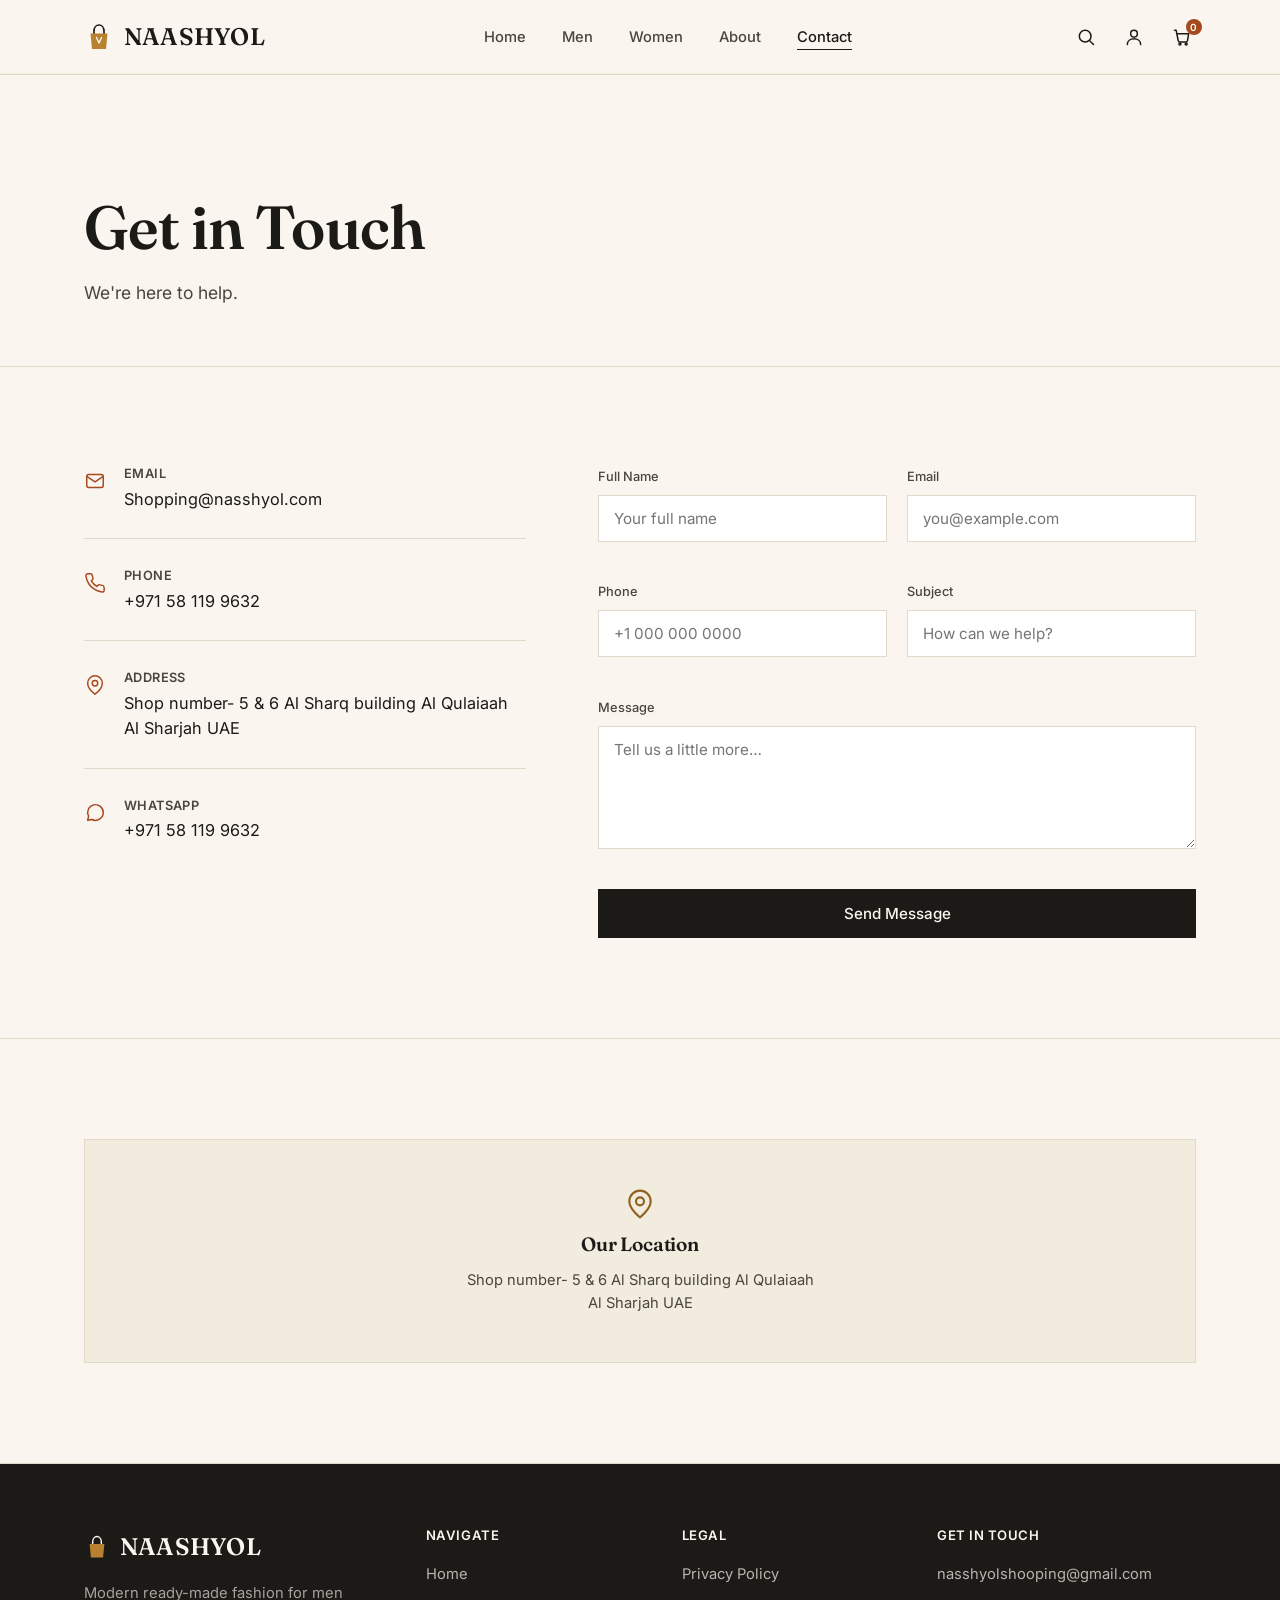
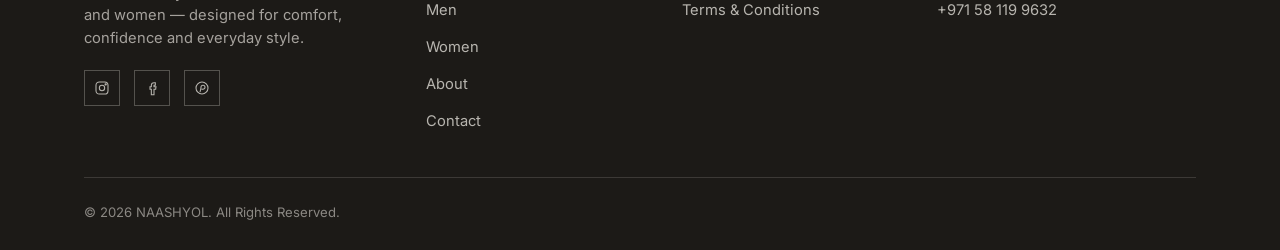
<file: contact.html>
<!DOCTYPE html>
<html lang="en">
<head>
<meta charset="UTF-8">
<meta name="viewport" content="width=device-width, initial-scale=1.0">
<title>Contact Us — NAASHYOL</title>
<meta name="description" content="Get in touch with NAASHYOL — questions about orders, sizing or anything else.">
<link rel="stylesheet" href="css/style.css">
</head>
<body>

<!-- ============ HEADER ============ -->
<header class="site-header">
  <div class="header-inner">
    <a href="index.html" class="logo" aria-label="NAASHYOL home">
      <svg viewBox="0 0 30 30" fill="none" xmlns="http://www.w3.org/2000/svg">
        <path d="M10 11.5V9.2C10 5.6 12.2 3 15 3C17.8 3 20 5.6 20 9.2V11.5" stroke="#1c1a17" stroke-width="1.7" stroke-linecap="round"/>
        <path d="M6.5 11.5H23.5L22 27H8L6.5 11.5Z" fill="#b9812f"/>
        <path d="M12.5 15.5L15 21L17.5 15.5" stroke="#faf6ef" stroke-width="1.4" stroke-linecap="round" stroke-linejoin="round"/>
      </svg>
      <span class="logo-word">NAASHYOL</span>
    </a>

    <nav class="main-nav" aria-label="Primary">
      <ul>
        <li><a href="index.html">Home</a></li>
        <li><a href="men.html">Men</a></li>
        <li><a href="women.html">Women</a></li>
        <li><a href="about.html">About</a></li>
        <li><a href="contact.html" class="active">Contact</a></li>
      </ul>
    </nav>

    <div class="header-icons">
      <button class="icon-btn" data-search-toggle aria-label="Search">
        <svg viewBox="0 0 24 24" fill="none" stroke="currentColor" stroke-width="1.8" stroke-linecap="round"><circle cx="11" cy="11" r="7"/><path d="M21 21l-4.3-4.3"/></svg>
      </button>
      <button class="icon-btn" data-placeholder aria-label="Account login">
        <svg viewBox="0 0 24 24" fill="none" stroke="currentColor" stroke-width="1.8" stroke-linecap="round"><circle cx="12" cy="8" r="4"/><path d="M4 21c0-4.4 3.6-7 8-7s8 2.6 8 7"/></svg>
      </button>
      <button class="icon-btn" data-placeholder aria-label="Shopping cart">
        <svg viewBox="0 0 24 24" fill="none" stroke="currentColor" stroke-width="1.8" stroke-linecap="round" stroke-linejoin="round"><path d="M3 4h2l2.4 12.2a2 2 0 0 0 2 1.8h7.2a2 2 0 0 0 2-1.6L20 8H6"/><circle cx="9.5" cy="20.5" r="1.2"/><circle cx="17" cy="20.5" r="1.2"/></svg>
        <span class="cart-count">0</span>
      </button>
    </div>

    <button class="nav-toggle" aria-label="Toggle menu" aria-expanded="false">
      <svg viewBox="0 0 24 24" fill="none" stroke="currentColor" stroke-width="1.8" stroke-linecap="round"><path d="M3 6h18M3 12h18M3 18h18"/></svg>
    </button>
  </div>

  <div class="search-panel">
    <div class="search-panel-inner">
      <input type="text" placeholder="Search for products…" aria-label="Search products">
    </div>
  </div>
</header>

<!-- ============ PAGE HERO ============ -->
<section class="page-hero">
  <div class="container">
    <h1>Get in Touch</h1>
    <p>We're here to help.</p>
  </div>
</section>

<!-- ============ CONTACT ============ -->
<section class="section" id="contact">
  <div class="container">
    <div class="contact-layout">

      <div class="contact-info-list">
        <div class="contact-info-item">
          <svg viewBox="0 0 24 24" fill="none" stroke="currentColor" stroke-width="1.6" stroke-linecap="round" stroke-linejoin="round"><rect x="3" y="5" width="18" height="14" rx="2"/><path d="m3 7 9 6 9-6"/></svg>
          <div>
            <h4>EMAIL</h4>
            <p>Shopping@nasshyol.com</p>
          </div>
        </div>
        <div class="contact-info-item">
          <svg viewBox="0 0 24 24" fill="none" stroke="currentColor" stroke-width="1.6" stroke-linecap="round" stroke-linejoin="round"><path d="M22 16.9v3a2 2 0 0 1-2.2 2 19.8 19.8 0 0 1-8.6-3.1 19.5 19.5 0 0 1-6-6A19.8 19.8 0 0 1 2.1 4.2 2 2 0 0 1 4.1 2h3a2 2 0 0 1 2 1.7c.1.9.3 1.8.6 2.7a2 2 0 0 1-.5 2.1L8 9.7a16 16 0 0 0 6 6l1.2-1.2a2 2 0 0 1 2.1-.5c.9.3 1.8.5 2.7.6a2 2 0 0 1 1.7 2Z"/></svg>
          <div>
            <h4>PHONE</h4>
            <p>+971 58 119 9632</p>
          </div>
        </div>
        <div class="contact-info-item">
          <svg viewBox="0 0 24 24" fill="none" stroke="currentColor" stroke-width="1.6" stroke-linecap="round" stroke-linejoin="round"><path d="M20 10c0 6-8 12-8 12s-8-6-8-12a8 8 0 0 1 16 0Z"/><circle cx="12" cy="10" r="3"/></svg>
          <div>
            <h4>ADDRESS</h4>
            <p>      Shop number- 5 & 6 
Al Sharq building 
Al Qulaiaah
Al Sharjah 
UAE </p>
          </div>
        </div>
        <div class="contact-info-item">
          <svg viewBox="0 0 24 24" fill="none" stroke="currentColor" stroke-width="1.6" stroke-linecap="round" stroke-linejoin="round"><path d="M21 11.5a8.5 8.5 0 0 1-12.3 7.6L4 20l1-4.6A8.5 8.5 0 1 1 21 11.5Z"/></svg>
          <div>
            <h4>WHATSAPP</h4>
            <p>+971 58 119 9632</p>
          </div>
        </div>
      </div>

      <div>
        <form class="contact-form" id="contact-form" novalidate>
          <div class="form-row">
            <div class="field">
              <label for="name">Full Name</label>
              <input type="text" id="name" name="name" placeholder="Your full name">
              <span class="field-error"></span>
            </div>
            <div class="field">
              <label for="email">Email</label>
              <input type="email" id="email" name="email" placeholder="you@example.com">
              <span class="field-error"></span>
            </div>
          </div>
          <div class="form-row">
            <div class="field">
              <label for="phone">Phone</label>
              <input type="tel" id="phone" name="phone" placeholder="+1 000 000 0000">
              <span class="field-error"></span>
            </div>
            <div class="field">
              <label for="subject">Subject</label>
              <input type="text" id="subject" name="subject" placeholder="How can we help?">
              <span class="field-error"></span>
            </div>
          </div>
          <div class="field">
            <label for="message">Message</label>
            <textarea id="message" name="message" rows="5" placeholder="Tell us a little more…"></textarea>
            <span class="field-error"></span>
          </div>
          <button type="submit" class="btn btn-block">Send Message</button>

          <div class="form-success" role="status">
            <svg viewBox="0 0 24 24" fill="none" stroke="currentColor" stroke-width="2" stroke-linecap="round" stroke-linejoin="round"><path d="M20 6 9 17l-5-5"/></svg>
            <span>Thank you! Your message has been received.</span>
          </div>
        </form>
      </div>

    </div>
  </div>
</section>

<!-- ============ MAP ============ -->
<section class="section" id="map">
  <div class="container">
    <div class="map-card">
      <svg viewBox="0 0 24 24" fill="none" stroke="currentColor" stroke-width="1.6" stroke-linecap="round" stroke-linejoin="round"><path d="M20 10c0 6-8 12-8 12s-8-6-8-12a8 8 0 0 1 16 0Z"/><circle cx="12" cy="10" r="3"/></svg>
      <h3>Our Location</h3>
      <p>Shop number- 5 & 6 
Al Sharq building 
Al Qulaiaah
Al Sharjah 
UAE </p>
    </div>
  </div>
</section>

<!-- ============ FOOTER ============ -->
<footer class="site-footer">
  <div class="container">
    <div class="footer-grid">
      <div class="footer-col">
        <div class="footer-brand">
          <svg viewBox="0 0 30 30" fill="none" xmlns="http://www.w3.org/2000/svg">
            <path d="M10 11.5V9.2C10 5.6 12.2 3 15 3C17.8 3 20 5.6 20 9.2V11.5" stroke="#faf6ef" stroke-width="1.7" stroke-linecap="round"/>
            <path d="M6.5 11.5H23.5L22 27H8L6.5 11.5Z" fill="#b9812f"/>
          </svg>
          <span class="logo-word">NAASHYOL</span>
        </div>
        <p class="dim">Modern ready-made fashion for men and women — designed for comfort, confidence and everyday style.</p>
        <div class="footer-social">
          <a href="#" data-placeholder aria-label="Instagram"><svg viewBox="0 0 24 24" fill="none" stroke="currentColor" stroke-width="1.6"><rect x="3" y="3" width="18" height="18" rx="5"/><circle cx="12" cy="12" r="4"/><circle cx="17.5" cy="6.5" r="1"/></svg></a>
          <a href="#" data-placeholder aria-label="Facebook"><svg viewBox="0 0 24 24" fill="none" stroke="currentColor" stroke-width="1.6"><path d="M15 8h2V4h-2a4 4 0 0 0-4 4v2H9v4h2v8h4v-8h2.5l.5-4H15V8Z"/></svg></a>
          <a href="#" data-placeholder aria-label="Pinterest"><svg viewBox="0 0 24 24" fill="none" stroke="currentColor" stroke-width="1.6"><circle cx="12" cy="12" r="9"/><path d="M9 18c1-3 1.5-5.5 1.5-7a3 3 0 1 1 3 3c-1 0-1.7-.4-2-1"/></svg></a>
        </div>
      </div>
      <div class="footer-col">
        <h4>NAVIGATE</h4>
        <ul>
          <li><a href="index.html">Home</a></li>
          <li><a href="men.html">Men</a></li>
          <li><a href="women.html">Women</a></li>
          <li><a href="about.html">About</a></li>
          <li><a href="contact.html">Contact</a></li>
        </ul>
      </div>
      <div class="footer-col">
        <h4>LEGAL</h4>
        <ul>
          <li><a href="#" data-placeholder>Privacy Policy</a></li>
          <li><a href="#" data-placeholder>Terms &amp; Conditions</a></li>
        </ul>
      </div>
      <div class="footer-col">
        <h4>GET IN TOUCH</h4>
        <ul>
          <li><a href="mailto:hello@naashyol.com">nasshyolshooping@gmail.com</a></li>
          <li><a href="tel:+10000000000">+971 58 119 9632</a></li>
        </ul>
      </div>
    </div>
    <div class="footer-bottom">
      <span>© 2026 NAASHYOL. All Rights Reserved.</span>
   
    </div>
  </div>
</footer>

<div class="toast" role="status" aria-live="polite">
  <svg viewBox="0 0 24 24" fill="none" stroke="currentColor" stroke-width="2" stroke-linecap="round" stroke-linejoin="round"><path d="M20 6 9 17l-5-5"/></svg>
  <span>Product added to cart!</span>
</div>

<script src="js/main.js"></script>
</body>
</html>
</file>
<file: css/style.css>
/* ============================================================
   NAASHYOL — Fashion E-commerce Demo
   Design tokens
   ============================================================ */

@import url('https://fonts.googleapis.com/css2?family=Fraunces:ital,opsz,wght@0,9..144,400;0,9..144,500;0,9..144,600;0,9..144,700;1,9..144,500&family=Inter:wght@400;500;600&display=swap');

:root{
  --ink:        #1c1a17;
  --ink-soft:   #4a453e;
  --paper:      #faf6ef;
  --paper-dim:  #f2ecdf;
  --gold:       #b9812f;
  --gold-deep:  #8f631f;
  --rust:       #a6491f;
  --line:       #e2d9c8;
  --white:      #ffffff;

  --serif: 'Fraunces', Georgia, serif;
  --sans:  'Inter', -apple-system, BlinkMacSystemFont, 'Segoe UI', sans-serif;

  --max: 1240px;
  --gutter: clamp(20px, 5vw, 64px);
}

*, *::before, *::after{ box-sizing: border-box; }

html{ scroll-behavior: smooth; }

body{
  margin:0;
  font-family: var(--sans);
  color: var(--ink);
  background: var(--paper);
  -webkit-font-smoothing: antialiased;
  line-height: 1.55;
}

img{ max-width:100%; display:block; }

a{ color: inherit; text-decoration: none; }

ul{ list-style: none; margin:0; padding:0; }

button{ font-family: inherit; cursor:pointer; }

.container{
  max-width: var(--max);
  margin: 0 auto;
  padding: 0 var(--gutter);
}

h1, h2, h3, h4{
  font-family: var(--serif);
  font-weight: 600;
  line-height: 1.08;
  margin: 0;
  letter-spacing: -0.01em;
}

p{ margin: 0; }

@media (prefers-reduced-motion: reduce){
  *{ animation-duration: 0.001ms !important; animation-iteration-count: 1 !important; transition-duration: 0.001ms !important; scroll-behavior: auto !important; }
}

:focus-visible{
  outline: 2px solid var(--rust);
  outline-offset: 3px;
}

/* ---------------- Buttons ---------------- */

.btn{
  display: inline-flex;
  align-items: center;
  gap: 10px;
  padding: 14px 30px;
  font-size: 0.95rem;
  font-weight: 500;
  border: 1px solid var(--ink);
  background: var(--ink);
  color: var(--paper);
  transition: background 0.25s ease, color 0.25s ease, border-color 0.25s ease;
  white-space: nowrap;
}
.btn:hover{ background: var(--rust); border-color: var(--rust); color: var(--white); }

.btn-outline{
  background: transparent;
  color: var(--ink);
  border: 1px solid var(--ink);
}
.btn-outline:hover{ background: var(--ink); color: var(--paper); }

.btn-block{ width: 100%; justify-content: center; }

/* ---------------- Header ---------------- */

.site-header{
  position: sticky;
  top: 0;
  z-index: 100;
  background: rgba(250, 246, 239, 0.92);
  backdrop-filter: blur(10px);
  border-bottom: 1px solid var(--line);
}

.header-inner{
  display: flex;
  align-items: center;
  justify-content: space-between;
  padding: 18px var(--gutter);
  max-width: var(--max);
  margin: 0 auto;
  gap: 24px;
}

.logo{
  display: flex;
  align-items: center;
  gap: 10px;
  flex-shrink: 0;
}
.logo svg{ height: 30px; width: auto; }
.logo-word{
  font-family: var(--serif);
  font-size: 1.5rem;
  font-weight: 600;
  letter-spacing: 0.01em;
  color: var(--ink);
}

.main-nav ul{
  display: flex;
  gap: 36px;
}
.main-nav a{
  font-size: 0.92rem;
  font-weight: 500;
  color: var(--ink-soft);
  position: relative;
  padding-bottom: 4px;
}
.main-nav a::after{
  content: "";
  position: absolute;
  left: 0; right: 100%;
  bottom: 0;
  height: 1px;
  background: var(--rust);
  transition: right 0.25s ease;
}
.main-nav a:hover{ color: var(--ink); }
.main-nav a:hover::after{ right: 0; }
.main-nav a.active{ color: var(--ink); }
.main-nav a.active::after{ right: 0; background: var(--ink); }

.header-icons{
  display: flex;
  align-items: center;
  gap: 20px;
  flex-shrink: 0;
}
.icon-btn{
  background: none;
  border: none;
  color: var(--ink);
  display: flex;
  align-items: center;
  position: relative;
  padding: 4px;
}
.icon-btn svg{ width: 20px; height: 20px; }
.cart-count{
  position: absolute;
  top: -4px; right: -6px;
  background: var(--rust);
  color: var(--white);
  font-size: 0.62rem;
  font-weight: 600;
  width: 16px; height: 16px;
  border-radius: 50%;
  display: flex; align-items: center; justify-content: center;
}

.nav-toggle{
  display: none;
  background: none;
  border: none;
  color: var(--ink);
  padding: 4px;
}
.nav-toggle svg{ width: 24px; height: 24px; }

/* Search overlay */
.search-panel{
  max-height: 0;
  overflow: hidden;
  border-bottom: 1px solid transparent;
  transition: max-height 0.3s ease, border-color 0.3s ease;
  background: var(--paper-dim);
}
.search-panel.open{
  max-height: 90px;
  border-color: var(--line);
}
.search-panel-inner{
  max-width: var(--max);
  margin: 0 auto;
  padding: 18px var(--gutter);
  display: flex;
  gap: 12px;
}
.search-panel input{
  flex: 1;
  padding: 12px 16px;
  border: 1px solid var(--line);
  background: var(--white);
  font-family: inherit;
  font-size: 0.95rem;
}
.search-panel input:focus{ border-color: var(--gold); }

/* ---------------- Hero ---------------- */

.hero{
  display: grid;
  grid-template-columns: 1.05fr 0.95fr;
  align-items: stretch;
  border-bottom: 1px solid var(--line);
}
.hero-copy{
  display: flex;
  flex-direction: column;
  justify-content: center;
  padding: clamp(48px, 8vw, 96px) var(--gutter);
  gap: 26px;
}
.hero-eyebrow{
  font-family: var(--serif);
  font-style: italic;
  font-size: 1.05rem;
  color: var(--gold-deep);
}
.hero-copy h1{
  font-size: clamp(2.6rem, 5vw, 4.2rem);
  max-width: 11ch;
}
.hero-copy p{
  max-width: 42ch;
  color: var(--ink-soft);
  font-size: 1.05rem;
}
.hero-actions{
  display: flex;
  gap: 16px;
  flex-wrap: wrap;
  margin-top: 6px;
}
.hero-image{
  position: relative;
  overflow: hidden;
  min-height: 420px;
  background: var(--ink);
}
.hero-image img{
  width: 100%; height: 100%;
  object-fit: cover;
  position: absolute; inset: 0;
}

/* ---------------- Section scaffolding ---------------- */

.section{
  padding: clamp(56px, 8vw, 100px) 0;
  border-bottom: 1px solid var(--line);
}
.section-head{
  display: flex;
  justify-content: space-between;
  align-items: flex-end;
  gap: 24px;
  margin-bottom: 42px;
  flex-wrap: wrap;
}
.section-head h2{
  font-size: clamp(1.9rem, 3vw, 2.5rem);
}
.section-head .lede{
  max-width: 40ch;
  color: var(--ink-soft);
}
.section-num{
  font-family: var(--serif);
  font-style: italic;
  color: var(--gold-deep);
  font-size: 1.05rem;
}

/* ---------------- Product grid ---------------- */

.product-grid{
  display: grid;
  grid-template-columns: repeat(3, 1fr);
  gap: 1px;
  background: var(--line);
  border: 1px solid var(--line);
}
.product-card{
  background: var(--paper);
  display: flex;
  flex-direction: column;
}
.product-media{
  position: relative;
  aspect-ratio: 4/5;
  overflow: hidden;
  background: var(--paper-dim);
}
.product-media img{
  width: 100%; height: 100%;
  object-fit: cover;
  transition: transform 0.5s ease;
}
.product-card:hover .product-media img{ transform: scale(1.04); }
.product-tag{
  position: absolute;
  top: 14px; left: 14px;
  background: var(--paper);
  color: var(--ink);
  font-size: 0.68rem;
  font-weight: 600;
  letter-spacing: 0.03em;
  padding: 5px 10px;
}
.product-body{
  padding: 22px;
  display: flex;
  flex-direction: column;
  gap: 6px;
  flex: 1;
}
.product-cat{
  font-size: 0.78rem;
  color: var(--gold-deep);
  font-weight: 500;
}
.product-body h3{
  font-size: 1.15rem;
  font-weight: 500;
}
.product-price{
  font-family: var(--serif);
  font-size: 1.15rem;
  margin-top: 2px;
}
.product-add{
  margin-top: 14px;
  padding: 12px 0;
  background: transparent;
  border: 1px solid var(--ink);
  color: var(--ink);
  font-size: 0.85rem;
  font-weight: 500;
  transition: background 0.25s ease, color 0.25s ease;
}
.product-add:hover{ background: var(--ink); color: var(--paper); }

/* ---------------- Category cards ---------------- */

.category-grid{
  display: grid;
  grid-template-columns: repeat(3, 1fr);
  gap: var(--gutter);
}
.category-card{
  position: relative;
  aspect-ratio: 3/4;
  overflow: hidden;
  display: flex;
  align-items: flex-end;
}
.category-card img{
  position: absolute; inset:0;
  width: 100%; height: 100%;
  object-fit: cover;
  transition: transform 0.5s ease;
}
.category-card:hover img{ transform: scale(1.05); }
.category-card::before{
  content:"";
  position:absolute; inset:0;
  background: linear-gradient(180deg, rgba(28,26,23,0) 40%, rgba(28,26,23,0.78) 100%);
}
.category-body{
  position: relative;
  padding: 28px;
  color: var(--white);
  display: flex;
  flex-direction: column;
  gap: 14px;
}
.category-body h3{
  font-size: 1.5rem;
  color: var(--white);
}
.category-body .btn{
  border-color: var(--white);
  background: transparent;
  color: var(--white);
  align-self: flex-start;
}
.category-body .btn:hover{ background: var(--white); color: var(--ink); }

/* ---------------- Why choose us ---------------- */

.benefit-grid{
  display: grid;
  grid-template-columns: repeat(4, 1fr);
  gap: 0;
  border-top: 1px solid var(--line);
}
.benefit{
  padding: 34px 28px;
  border-right: 1px solid var(--line);
  border-bottom: 1px solid var(--line);
}
.benefit:last-child{ border-right: none; }
.benefit-icon{
  width: 36px; height: 36px;
  margin-bottom: 18px;
  color: var(--rust);
}
.benefit h3{
  font-size: 1.05rem;
  font-weight: 600;
  margin-bottom: 8px;
}
.benefit p{
  color: var(--ink-soft);
  font-size: 0.92rem;
}

/* ---------------- Brand strip ---------------- */

.brand-strip{
  display: grid;
  grid-template-columns: 1fr 1fr;
  align-items: center;
  gap: 60px;
}
.brand-strip .lede{ max-width: 46ch; }
.brand-strip-copy{
  display: flex;
  flex-direction: column;
  gap: 22px;
}
.brand-strip-copy h2{ font-size: clamp(2rem, 3.4vw, 2.7rem); max-width: 12ch; }
.brand-strip-copy p{ color: var(--ink-soft); font-size: 1.02rem; max-width: 44ch; }
.brand-strip-copy .btn{ align-self: flex-start; }
.brand-strip-image{
  aspect-ratio: 4/3;
  overflow: hidden;
}
.brand-strip-image img{ width:100%; height:100%; object-fit:cover; }

/* ---------------- Footer ---------------- */

.site-footer{
  background: var(--ink);
  color: var(--paper-dim);
  padding: 64px 0 28px;
}
.footer-grid{
  display: grid;
  grid-template-columns: 1.4fr 1fr 1fr 1.2fr;
  gap: 40px;
  padding-bottom: 44px;
  border-bottom: 1px solid rgba(250,246,239,0.14);
}
.footer-brand{
  display: flex;
  align-items: center;
  gap: 10px;
  margin-bottom: 16px;
}
.footer-brand svg{ height: 26px; width: auto; }
.footer-brand .logo-word{ color: var(--paper); }
.footer-col p.dim{
  color: rgba(250,246,239,0.62);
  font-size: 0.92rem;
  max-width: 32ch;
}
.footer-col h4{
  font-family: var(--sans);
  font-size: 0.82rem;
  font-weight: 600;
  letter-spacing: 0.04em;
  color: var(--paper);
  margin-bottom: 18px;
}
.footer-col ul{
  display: flex;
  flex-direction: column;
  gap: 12px;
}
.footer-col a{
  color: rgba(250,246,239,0.7);
  font-size: 0.92rem;
  transition: color 0.2s ease;
}
.footer-col a:hover{ color: var(--gold); }
.footer-social{
  display: flex;
  gap: 14px;
  margin-top: 20px;
}
.footer-social a{
  width: 36px; height: 36px;
  border: 1px solid rgba(250,246,239,0.25);
  display: flex; align-items: center; justify-content: center;
  transition: border-color 0.2s ease, background 0.2s ease;
}
.footer-social a:hover{ border-color: var(--gold); background: rgba(185,129,47,0.12); }
.footer-social svg{ width: 16px; height: 16px; }

.footer-bottom{
  display: flex;
  justify-content: space-between;
  align-items: center;
  padding-top: 24px;
  font-size: 0.82rem;
  color: rgba(250,246,239,0.5);
  flex-wrap: wrap;
  gap: 12px;
}

/* ---------------- Toast notification ---------------- */

.toast{
  position: fixed;
  bottom: 28px;
  left: 50%;
  transform: translateX(-50%) translateY(20px);
  background: var(--ink);
  color: var(--paper);
  padding: 14px 26px;
  font-size: 0.9rem;
  font-weight: 500;
  opacity: 0;
  pointer-events: none;
  transition: opacity 0.3s ease, transform 0.3s ease;
  z-index: 1000;
  display: flex;
  align-items: center;
  gap: 10px;
}
.toast svg{ width: 16px; height: 16px; color: var(--gold); flex-shrink: 0; }
.toast.show{
  opacity: 1;
  transform: translateX(-50%) translateY(0);
  pointer-events: auto;
}

/* ---------------- Inner page hero (About / Contact) ---------------- */

.page-hero{
  padding: clamp(64px, 10vw, 120px) 0 clamp(40px, 6vw, 60px);
  border-bottom: 1px solid var(--line);
}
.page-hero h1{ font-size: clamp(2.6rem, 5vw, 3.8rem); max-width: 14ch; }
.page-hero p{ margin-top: 18px; color: var(--ink-soft); font-size: 1.1rem; max-width: 46ch; }

/* Our story */
.story{
  display: grid;
  grid-template-columns: 0.9fr 1.1fr;
  gap: 64px;
  align-items: center;
}
.story-image{ aspect-ratio: 4/5; overflow: hidden; }
.story-image img{ width:100%; height:100%; object-fit:cover; }
.story-copy{ display:flex; flex-direction: column; gap: 20px; }
.story-copy h2{ font-size: clamp(1.9rem, 3vw, 2.4rem); }
.story-copy p{ color: var(--ink-soft); font-size: 1.02rem; max-width: 52ch; }

/* Mission */
.mission{ text-align: center; }
.mission-inner{ max-width: 720px; margin: 0 auto; display:flex; flex-direction:column; gap: 20px; align-items:center; }
.mission h2{ font-size: clamp(1.9rem, 3vw, 2.4rem); }
.mission p{ color: var(--ink-soft); font-size: 1.08rem; }

/* Values */
.values-grid{
  display: grid;
  grid-template-columns: repeat(3, 1fr);
  gap: var(--gutter);
}
.value-card{
  padding: 36px 30px;
  border: 1px solid var(--line);
  background: var(--paper-dim);
}
.value-num{
  font-family: var(--serif);
  font-style: italic;
  color: var(--gold-deep);
  font-size: 1.4rem;
  display: block;
  margin-bottom: 18px;
}
.value-card h3{ font-size: 1.2rem; margin-bottom: 10px; }
.value-card p{ color: var(--ink-soft); font-size: 0.95rem; }

/* ---------------- Contact page ---------------- */

.contact-layout{
  display: grid;
  grid-template-columns: 0.85fr 1.15fr;
  gap: 72px;
}
.contact-info-list{
  display: flex;
  flex-direction: column;
  gap: 30px;
}
.contact-info-item{
  display: flex;
  gap: 18px;
  padding-bottom: 26px;
  border-bottom: 1px solid var(--line);
}
.contact-info-item:last-child{ border-bottom: none; }
.contact-info-item svg{
  width: 22px; height: 22px;
  color: var(--rust);
  flex-shrink: 0;
  margin-top: 3px;
}
.contact-info-item h4{
  font-family: var(--sans);
  font-size: 0.8rem;
  font-weight: 600;
  letter-spacing: 0.03em;
  color: var(--ink-soft);
  margin-bottom: 6px;
}
.contact-info-item p{ font-size: 1.02rem; }

.contact-form{
  display: flex;
  flex-direction: column;
  gap: 20px;
}
.form-row{
  display: grid;
  grid-template-columns: 1fr 1fr;
  gap: 20px;
}
.field{
  display: flex;
  flex-direction: column;
  gap: 8px;
}
.field label{
  font-size: 0.8rem;
  font-weight: 500;
  color: var(--ink-soft);
}
.field input,
.field textarea{
  padding: 13px 15px;
  border: 1px solid var(--line);
  background: var(--white);
  font-family: inherit;
  font-size: 0.95rem;
  color: var(--ink);
  resize: vertical;
}
.field input:focus,
.field textarea:focus{ border-color: var(--gold); }
.field.error input,
.field.error textarea{ border-color: var(--rust); }
.field-error{
  font-size: 0.78rem;
  color: var(--rust);
  min-height: 1em;
}
.form-success{
  display: none;
  align-items: center;
  gap: 12px;
  padding: 16px 20px;
  background: var(--paper-dim);
  border: 1px solid var(--line);
  font-size: 0.92rem;
}
.form-success.show{ display: flex; }
.form-success svg{ width: 20px; height: 20px; color: var(--gold-deep); flex-shrink: 0; }

.map-card{
  border: 1px solid var(--line);
  background: var(--paper-dim);
  padding: 48px;
  text-align: center;
  display: flex;
  flex-direction: column;
  align-items: center;
  gap: 14px;
}
.map-card svg{ width: 32px; height: 32px; color: var(--gold-deep); }
.map-card h3{ font-size: 1.2rem; }
.map-card p{ color: var(--ink-soft); font-size: 0.92rem; max-width: 40ch; }

/* ============================================================
   RESPONSIVE
   ============================================================ */

@media (max-width: 980px){
  .hero{ grid-template-columns: 1fr; }
  .hero-image{ min-height: 320px; order: -1; }
  .product-grid{ grid-template-columns: repeat(2, 1fr); }
  .category-grid{ grid-template-columns: 1fr 1fr; }
  .benefit-grid{ grid-template-columns: 1fr 1fr; }
  .benefit:nth-child(2n){ border-right: none; }
  .brand-strip{ grid-template-columns: 1fr; gap: 32px; }
  .brand-strip-image{ order: -1; }
  .story{ grid-template-columns: 1fr; gap: 32px; }
  .story-image{ order: -1; }
  .values-grid{ grid-template-columns: 1fr 1fr; }
  .contact-layout{ grid-template-columns: 1fr; gap: 48px; }
  .footer-grid{ grid-template-columns: 1fr 1fr; }
}

@media (max-width: 720px){
  .main-nav{
    position: fixed;
    top: 68px; left: 0; right: 0;
    background: var(--paper);
    border-bottom: 1px solid var(--line);
    max-height: 0;
    overflow: hidden;
    transition: max-height 0.3s ease;
  }
  .main-nav.open{ max-height: 400px; }
  .main-nav ul{
    flex-direction: column;
    gap: 0;
    padding: 8px var(--gutter) 20px;
  }
  .main-nav a{
    display: block;
    padding: 14px 0;
    border-bottom: 1px solid var(--line);
  }
  .nav-toggle{ display: flex; }
  .header-icons{ gap: 14px; }

  .product-grid{ grid-template-columns: 1fr; }
  .category-grid{ grid-template-columns: 1fr; }
  .benefit-grid{ grid-template-columns: 1fr; }
  .benefit{ border-right: none; }
  .values-grid{ grid-template-columns: 1fr; }
  .form-row{ grid-template-columns: 1fr; }
  .footer-grid{ grid-template-columns: 1fr; gap: 32px; }
  .footer-bottom{ flex-direction: column; align-items: flex-start; }
  .section-head{ flex-direction: column; align-items: flex-start; }
}
</file>
